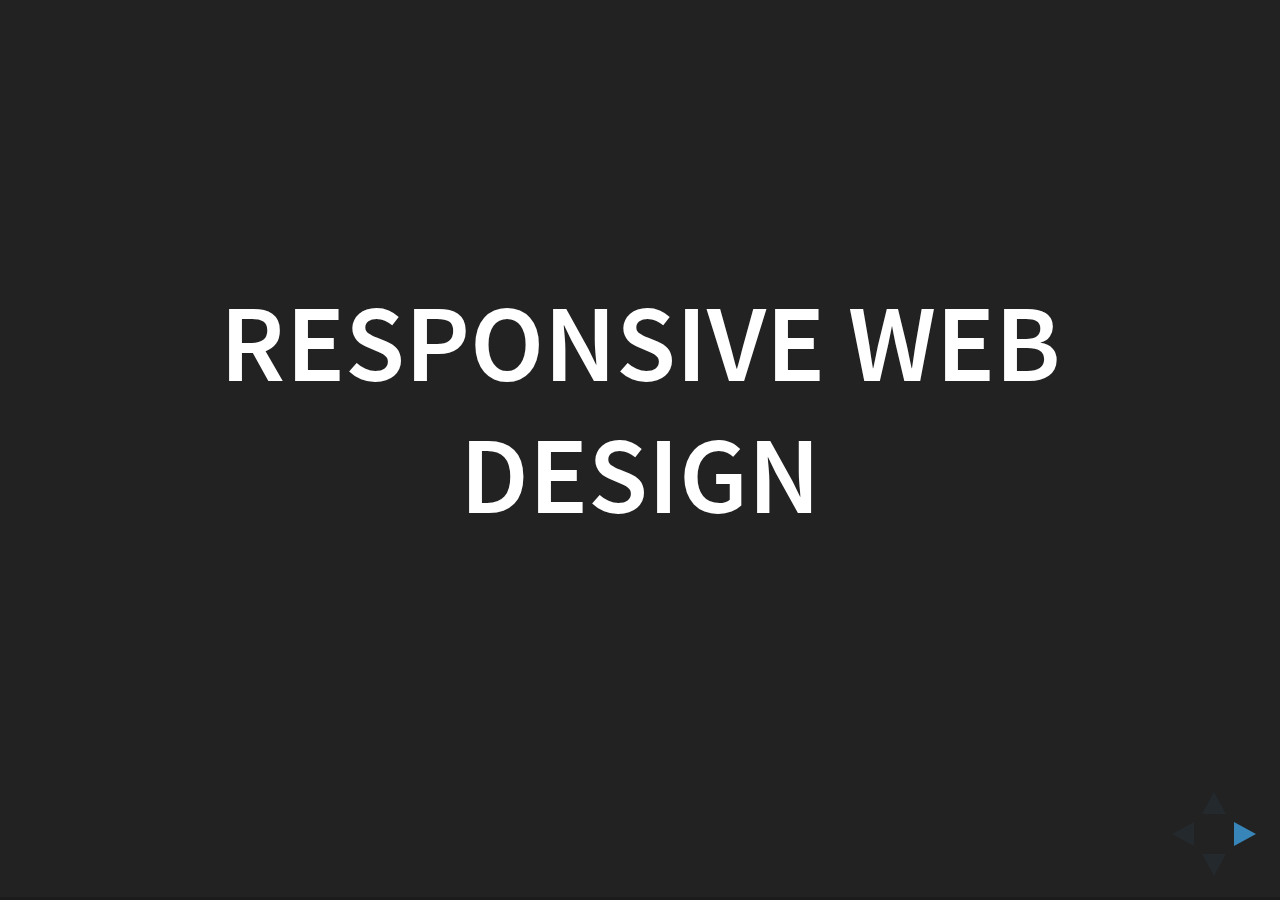
<file: index.html>
<!doctype html>
<html lang="en">

	<head>
		<meta charset="utf-8">

		<title>Responsive Web Design</title>

		<meta name="description" content="A framework for easily creating beautiful presentations using HTML">
		<meta name="author" content="Josh Bebbington">

		<meta name="apple-mobile-web-app-capable" content="yes" />
		<meta name="apple-mobile-web-app-status-bar-style" content="black-translucent" />

		<meta name="viewport" content="width=device-width, initial-scale=1.0, maximum-scale=1.0, user-scalable=no, minimal-ui">

		<link rel="stylesheet" href="css/reveal.css">
		<link rel="stylesheet" href="css/theme/black.css" id="theme">

		<!-- Code syntax highlighting -->
		<link rel="stylesheet" href="lib/css/zenburn.css">

		<!-- Printing and PDF exports -->
		<script>
			var link = document.createElement( 'link' );
			link.rel = 'stylesheet';
			link.type = 'text/css';
			link.href = window.location.search.match( /print-pdf/gi ) ? 'css/print/pdf.css' : 'css/print/paper.css';
			document.getElementsByTagName( 'head' )[0].appendChild( link );
		</script>

		<!--[if lt IE 9]>
		<script src="lib/js/html5shiv.js"></script>
		<![endif]-->
	</head>

	<body>

		<div class="reveal">

			<!-- Any section element inside of this container is displayed as a slide -->
			<div class="slides">

				<section>
					<h1>Responsive Web Design</h1>
				</section>

				<section>
					<h2>Why use RWD?</h2>
					<ul>
						<li>Phones</li>
						<li>Tablets</li>
						<li>'Phablets'</li>
						<li>Laptops</li>
						<li>Desktops</li>
						<li>Wearables</li>
					</ul>
				</section>

				<section>
					<img src="images/hackernews.png" width="320px">
					<img src="images/bad-phone-size.png" width="320px" style="margin-left: 10%;">
				</section>

				<section> 
					<img src="images/github.png" width="320px">
					<img src="images/good-phone-size.png" width="320px" style="margin-left: 10%;">
				</section>

				<section id="fragments">
					<h2>How do you do it?</h2>
					<ul>
						<li class="fragment">Use relative measurements instead of px</li>
						<li class="fragment">Set up the viewport</li>
						<li class="fragment">Add breakpoints to your CSS</li>
					</ul>
				</section>

				<section>
					<section>
						<h2>Relative measurements</h2>
						<pre><code data-trim>
.container {
  width: 800px;
}

img {
  max-width: 250px;
  height: 100px;
}
</code>
						</pre>
					</section>

					<section>
						<h2>Relative measurements</h2>
						<pre>
							<code data-trim>
.container {
  width: 80%;
}

img {
  width: 10em;
  height: 10em;
}
						  </code>
						</pre>
					</section>
				</section>

				<section>
				  <h2>Set up the viewport</h2>
          <pre>
            <code data-trim>
                <meta name="viewport" content="width=device-width, initial-scale=1">
            </code>
          </pre>
          <ul>
            <li><strong>meta</strong> - Describes some aspect of the contents of a page</li>
            <li><strong>viewport</strong> - Instructions for the browser to render content dependent on the screen size</li>
            <li><strong>width=device-width, initial-scale=1</strong> - The browser will render the screen in device independent pixels
          </ul>
				</section>

        <section>
          <h2>Add breakpoints to your CSS</h2>
          <pre>
            <code data-trim>
@media screen and (max-width: 320px) {
  /* CSS styles for phones go here */
}
            </code>
          </pre>
          <ul>
            <li><strong>@media screen</strong> - Media query that only applies to screens</li>
            <li><strong>(max-width: 320px)</strong> - Styles will only apply when the viewport is less than 320px wide</li>
          </ul>
        </section>

        <section>
          <h2>Good Practises</h2>
          <ul>
            <li>Breakpoints should be decided by <em>content</em>, not by <em>device</em></li>
            <li>Start from the smallest screen size, and work up from there, adding breakpoints as appropriate</li>
            <li>Ideal line length for text is 70-80 characters</li>
          </ul>
        </section>

				<section>
					Thermostat Demo
				</section>

				

			</div>

		</div>

		<script src="lib/js/head.min.js"></script>
		<script src="js/reveal.js"></script>

		<script>

			// Full list of configuration options available at:
			// https://github.com/hakimel/reveal.js#configuration
			Reveal.initialize({
				controls: true,
				progress: true,
				history: true,
				center: true,

				transition: 'slide', // none/fade/slide/convex/concave/zoom

				// Optional reveal.js plugins
				dependencies: [
					{ src: 'lib/js/classList.js', condition: function() { return !document.body.classList; } },
					{ src: 'plugin/markdown/marked.js', condition: function() { return !!document.querySelector( '[data-markdown]' ); } },
					{ src: 'plugin/markdown/markdown.js', condition: function() { return !!document.querySelector( '[data-markdown]' ); } },
					{ src: 'plugin/highlight/highlight.js', async: true, condition: function() { return !!document.querySelector( 'pre code' ); }, callback: function() { hljs.initHighlightingOnLoad(); } },
					{ src: 'plugin/zoom-js/zoom.js', async: true },
					{ src: 'plugin/notes/notes.js', async: true }
				]
			});

		</script>

	</body>
</html>
</file>
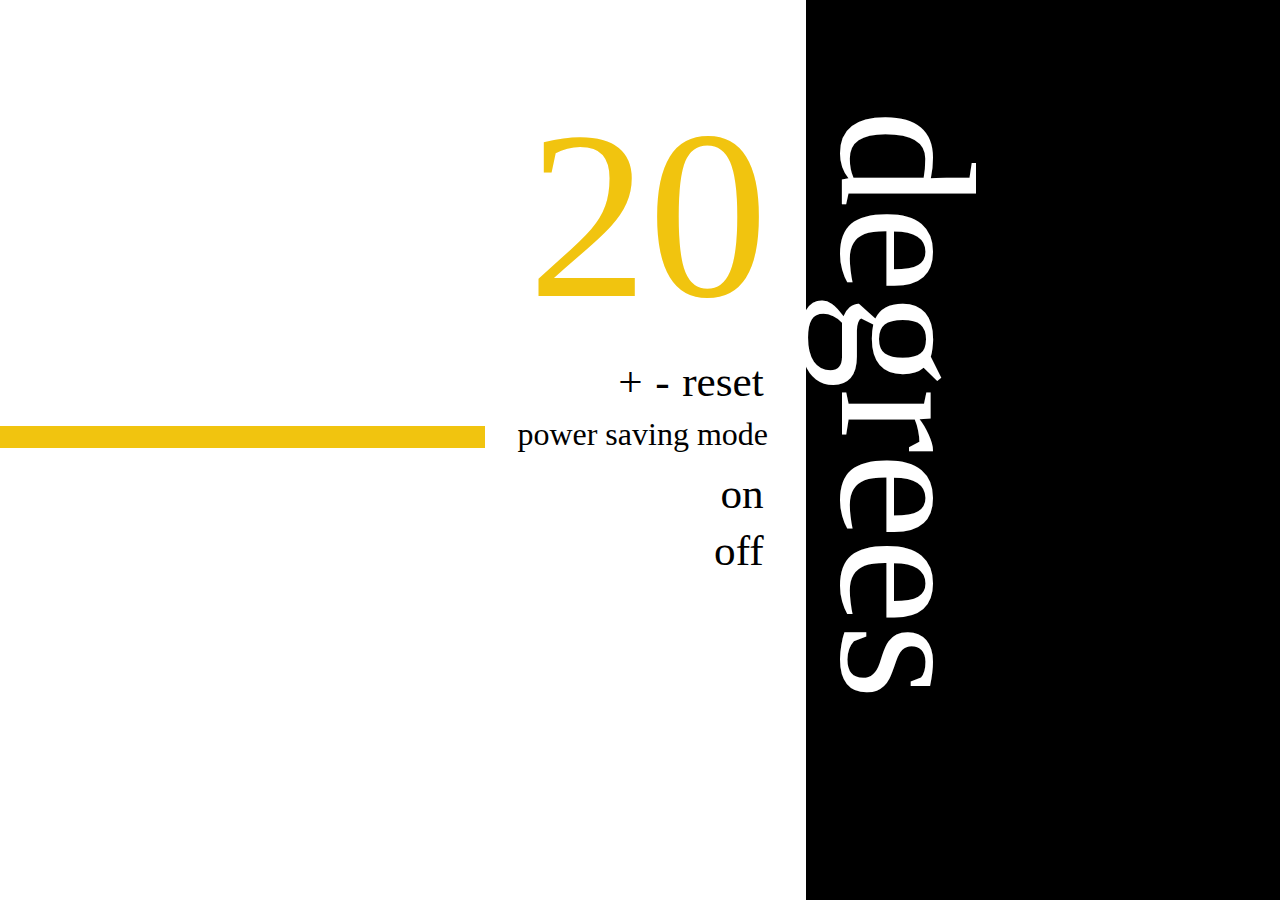
<file: thermostat-after/index.html>
<!DOCTYPE html>
<html>
  <head>
    <link href="css/stylesheet.css" rel="stylesheet" type="text/css">
    <meta name="viewport" content="width=display-width, initial-scale=1">
  </head>
  <body>
    <section class="left-col">
      <section class="display">

        <span id="temperature">20</span>

        <span id="sml-screen-degrees">degrees</span>

        <section class="temperature-buttons">
          <button id="increase-temp">+</button>
          <button id="decrease-temp">-</button>
          <button id="reset">reset</button>
        </section>

        <section class="power-saving-mode">
          <span id="psm-label">power saving mode</span>
        </section>

        <section class="power-saving-buttons">
          <p><button id="on">on</button></p>
          <p><button id="off">off</button></p>
        </section>

      </section>
    </section>

    <section class="right-col">
      <img src="assets/degrees.svg" class="rotated-text">
    </section>
  </body>
</html>
</file>
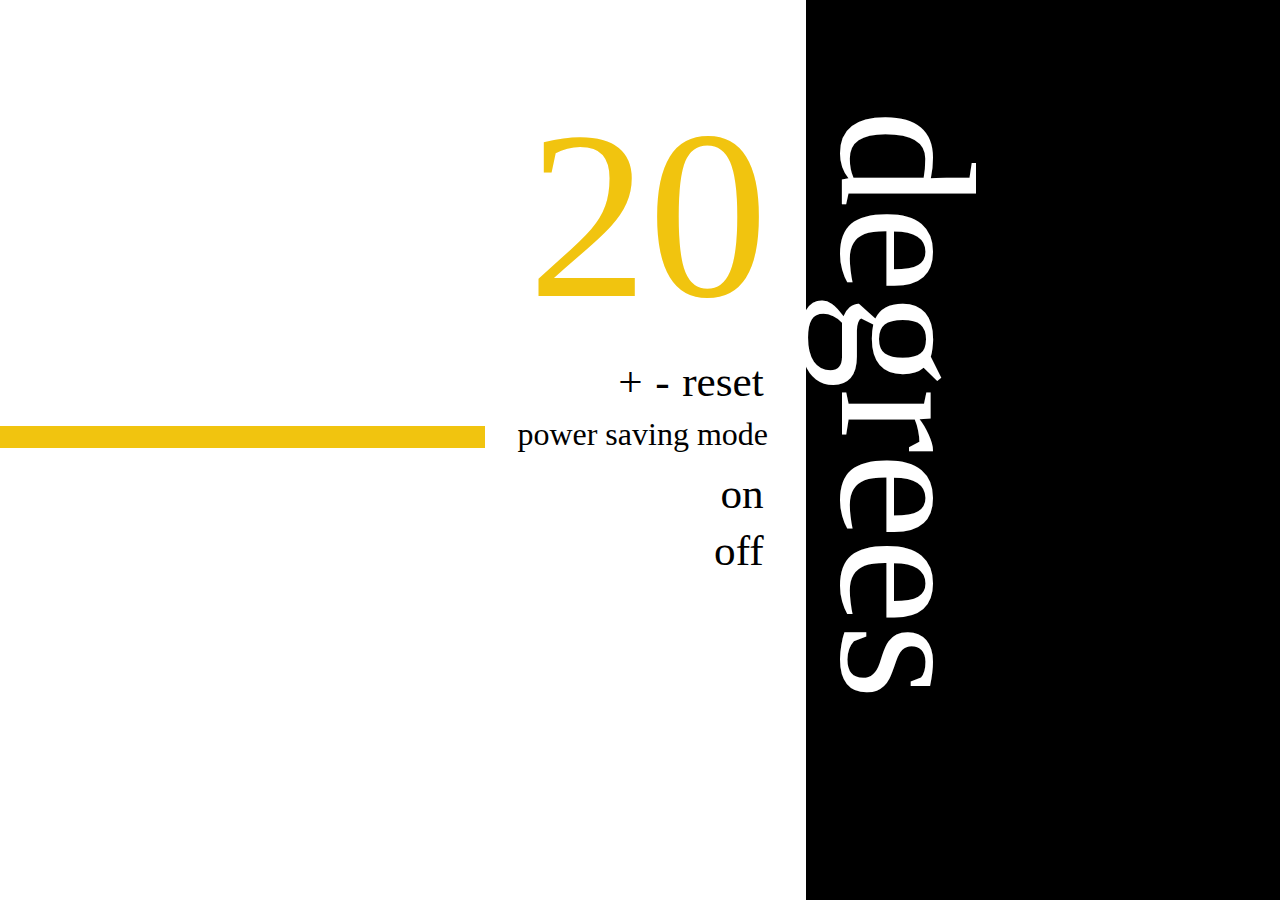
<file: thermostat-before/index.html>
<!DOCTYPE html>
<html>
  <head>
    <link href="css/stylesheet.css" rel="stylesheet" type="text/css">
  </head>
  <body>
    <section class="left-col">
      <section class="display">

        <span id="temperature">20</span>

        <section class="temperature-buttons">
          <button id="increase-temp">+</button>
          <button id="decrease-temp">-</button>
          <button id="reset">reset</button>
        </section>

        <section class="power-saving-mode">
          <span id="psm-label">power saving mode</span>
        </section>

        <section class="power-saving-buttons">
          <p><button id="on">on</button></p>
          <p><button id="off">off</button></p>
        </section>

      </section>
    </section>

    <section class="right-col">
      <img src="assets/degrees.svg" class="rotated-text">
    </section>
  </body>
</html>
</file>
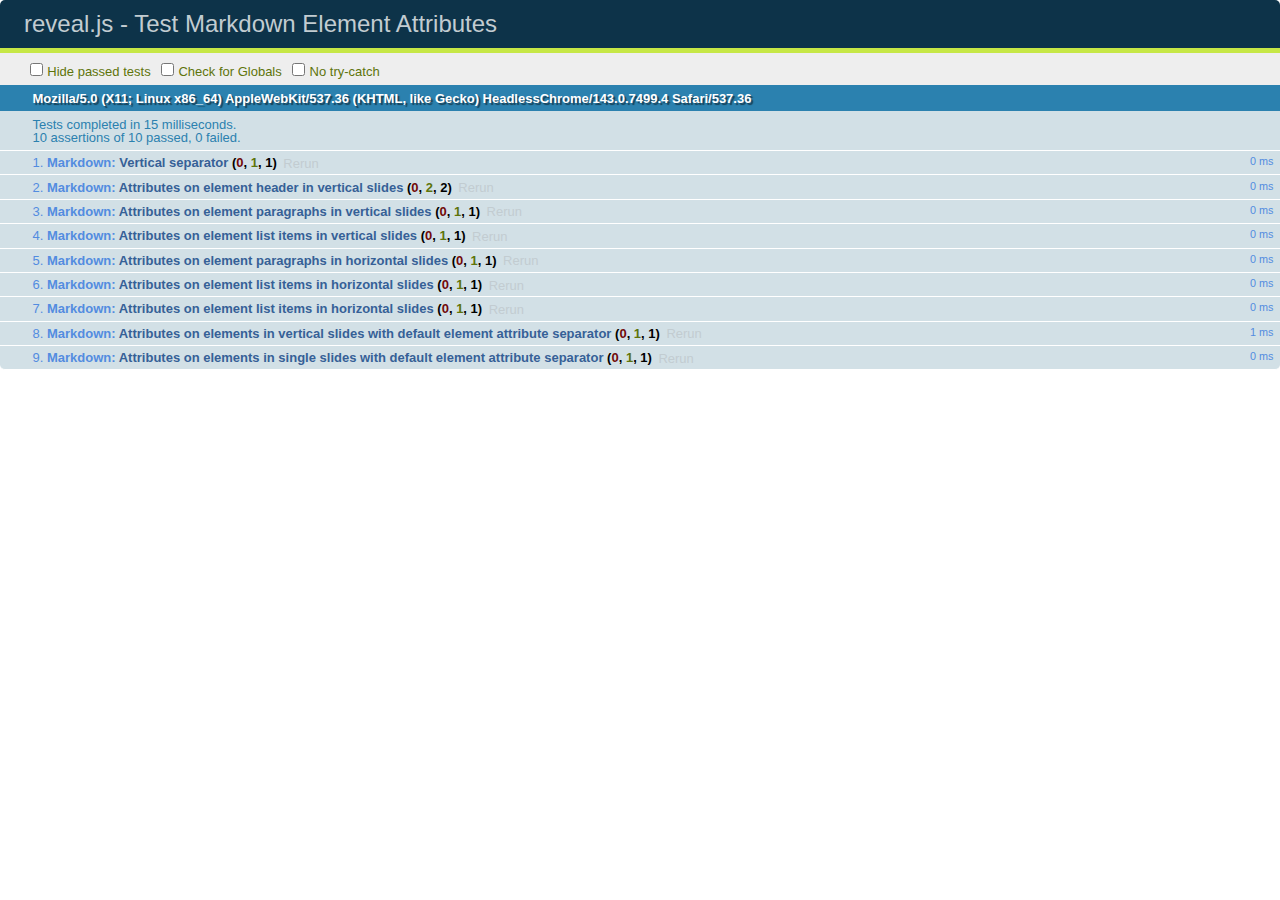
<file: test/test-markdown-element-attributes.html>
<!doctype html>
<html lang="en">

	<head>
		<meta charset="utf-8">

		<title>reveal.js - Test Markdown Element Attributes</title>

		<link rel="stylesheet" href="../css/reveal.css">
		<link rel="stylesheet" href="qunit-1.12.0.css">
	</head>

	<body style="overflow: auto;">

		<div id="qunit"></div>
		<div id="qunit-fixture"></div>

		<div class="reveal" style="display: none;">

			<div class="slides">

				<!-- <section data-markdown="example.md" data-separator="^\n\n\n" data-separator-vertical="^\n\n"></section> -->

				<!-- Slides are separated by newline + three dashes + newline, vertical slides identical but two dashes -->
				<section data-markdown data-separator="^\n---\n$" data-separator-vertical="^\n--\n$" data-element-attributes="{_\s*?([^}]+?)}">>
					<script type="text/template">
						## Slide 1.1
						<!-- {_class="fragment fade-out" data-fragment-index="1"} -->

						--

						## Slide 1.2
						<!-- {_class="fragment shrink"} -->

						Paragraph 1
						<!-- {_class="fragment grow"} -->

						Paragraph 2
						<!-- {_class="fragment grow"} -->

						- list item 1 <!-- {_class="fragment roll-in"} -->
						- list item 2 <!-- {_class="fragment roll-in"} -->
						- list item 3 <!-- {_class="fragment roll-in"} -->


						---

						## Slide 2


						Paragraph 1.2  
						multi-line <!-- {_class="fragment highlight-red"} -->

						Paragraph 2.2 <!-- {_class="fragment highlight-red"} -->

						Paragraph 2.3 <!-- {_class="fragment highlight-red"} -->

						Paragraph 2.4 <!-- {_class="fragment highlight-red"} -->

						- list item 1 <!-- {_class="fragment highlight-green"} -->
						- list item 2<!-- {_class="fragment highlight-green"} -->
						- list item 3<!-- {_class="fragment highlight-green"} -->
						- list item 4
						<!-- {_class="fragment highlight-green"} -->
						- list item 5<!-- {_class="fragment highlight-green"} -->

						Test

						![Example Picture](examples/assets/image2.png)
						<!-- {_class="reveal stretch"} -->

					</script>
				</section>



				<section 	data-markdown data-separator="^\n\n\n"
									data-separator-vertical="^\n\n"
									data-separator-notes="^Note:"
									data-charset="utf-8">
					<script type="text/template">
						# Test attributes in Markdown with default separator
						## Slide 1 Def <!-- .element: class="fragment highlight-red" data-fragment-index="1" -->


						## Slide 2 Def
						<!-- .element: class="fragment highlight-red" -->

					</script>
				</section>

				<section data-markdown>
				  <script type="text/template">
					## Hello world
					A paragraph
					<!-- .element: class="fragment highlight-blue" -->
				  </script>
				</section>

				<section data-markdown>
				  <script type="text/template">
					## Hello world

					Multiple  
					Line
					<!-- .element: class="fragment highlight-blue" -->
				  </script>
				</section>

				<section data-markdown>
				  <script type="text/template">
					## Hello world

					Test<!-- .element: class="fragment highlight-blue" -->

					More Test
				  </script>
				</section>


			</div>

		</div>

		<script src="../lib/js/head.min.js"></script>
		<script src="../js/reveal.js"></script>
		<script src="../plugin/markdown/marked.js"></script>
		<script src="../plugin/markdown/markdown.js"></script>
		<script src="qunit-1.12.0.js"></script>

		<script src="test-markdown-element-attributes.js"></script>

	</body>
</html>
</file>
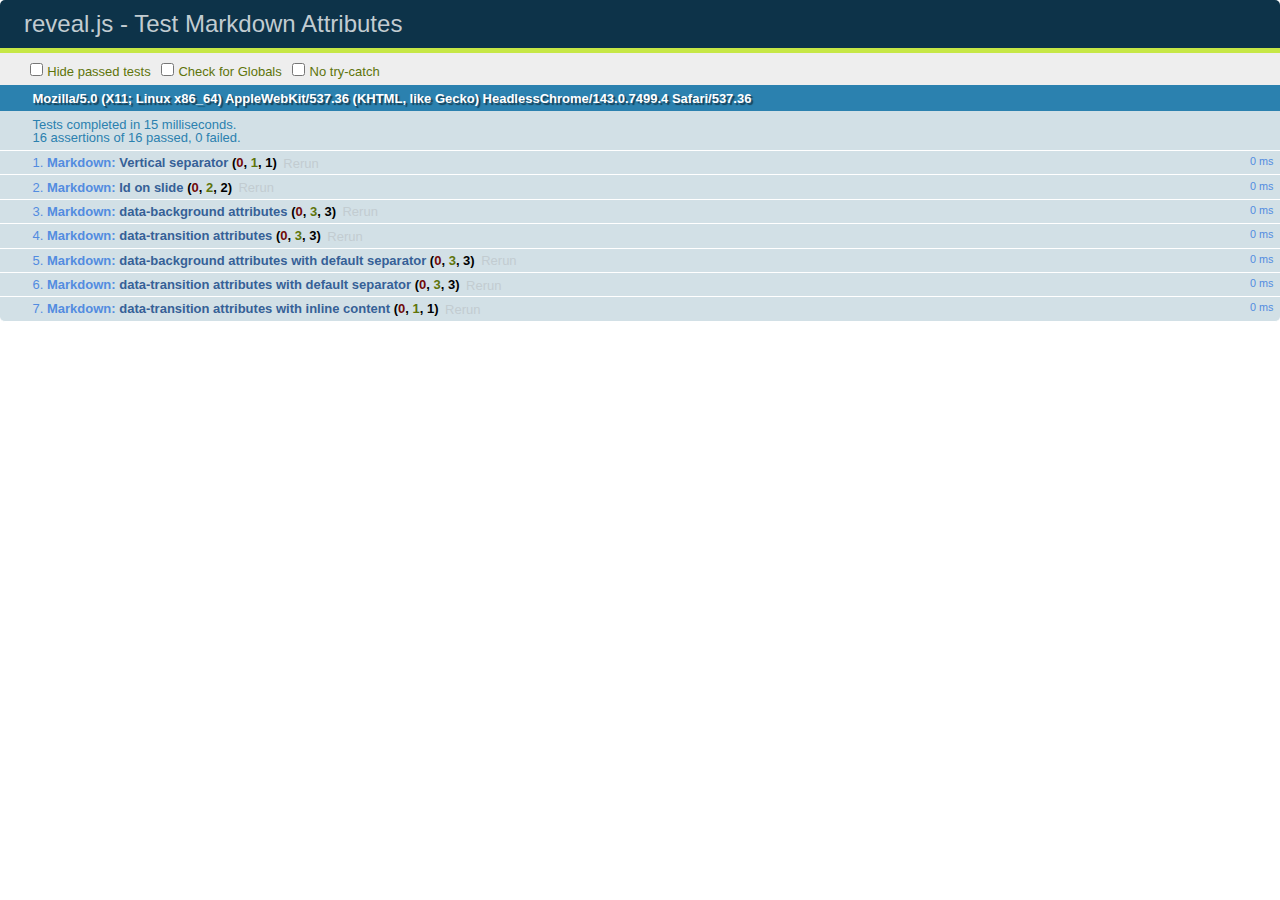
<file: test/test-markdown-slide-attributes.html>
<!doctype html>
<html lang="en">

	<head>
		<meta charset="utf-8">

		<title>reveal.js - Test Markdown Attributes</title>

		<link rel="stylesheet" href="../css/reveal.css">
		<link rel="stylesheet" href="qunit-1.12.0.css">
	</head>

	<body style="overflow: auto;">

		<div id="qunit"></div>
		<div id="qunit-fixture"></div>

		<div class="reveal" style="display: none;">

			<div class="slides">

				<!-- <section data-markdown="example.md" data-separator="^\n\n\n" data-separator-vertical="^\n\n"></section> -->

				<!-- Slides are separated by three lines, vertical slides by two lines, attributes are one any line starting with (spaces and) two dashes -->
				<section 	data-markdown data-separator="^\n\n\n"
									data-separator-vertical="^\n\n"
									data-separator-notes="^Note:"
									data-attributes="--\s(.*?)$"
									data-charset="utf-8">
					<script type="text/template">
						# Test attributes in Markdown
						## Slide 1



						## Slide 2
						<!-- -- id="slide2" data-transition="zoom" data-background="#A0C66B" -->


						## Slide 2.1
						<!-- -- data-background="#ff0000" data-transition="fade" -->


						## Slide 2.2
						[Link to Slide2](#/slide2)



						## Slide 3
						<!-- -- data-transition="zoom" data-background="#C6916B" -->



						## Slide 4
					</script>
				</section>

				<section 	data-markdown data-separator="^\n\n\n"
									data-separator-vertical="^\n\n"
									data-separator-notes="^Note:"
									data-charset="utf-8">
					<script type="text/template">
						# Test attributes in Markdown with default separator
						## Slide 1 Def



						## Slide 2 Def
						<!-- .slide: id="slide2def" data-transition="concave" data-background="#A7C66B" -->


						## Slide 2.1 Def
						<!-- .slide: data-background="#f70000" data-transition="page" -->


						## Slide 2.2 Def
						[Link to Slide2](#/slide2def)



						## Slide 3 Def
						<!-- .slide: data-transition="concave" data-background="#C7916B" -->



						## Slide 4
					</script>
				</section>

				<section data-markdown>
					<script type="text/template">
						<!-- .slide: data-background="#ff0000" -->
						## Hello world
					</script>
				</section>

				<section data-markdown>
					<script type="text/template">
						## Hello world
						<!-- .slide: data-background="#ff0000" -->
					</script>
				</section>

				<section data-markdown>
					<script type="text/template">
						## Hello world

						Test
						<!-- .slide: data-background="#ff0000" -->

						More Test
					</script>
				</section>

			</div>

		</div>

		<script src="../lib/js/head.min.js"></script>
		<script src="../js/reveal.js"></script>
		<script src="../plugin/markdown/marked.js"></script>
		<script src="../plugin/markdown/markdown.js"></script>
		<script src="qunit-1.12.0.js"></script>

		<script src="test-markdown-slide-attributes.js"></script>

	</body>
</html>
</file>
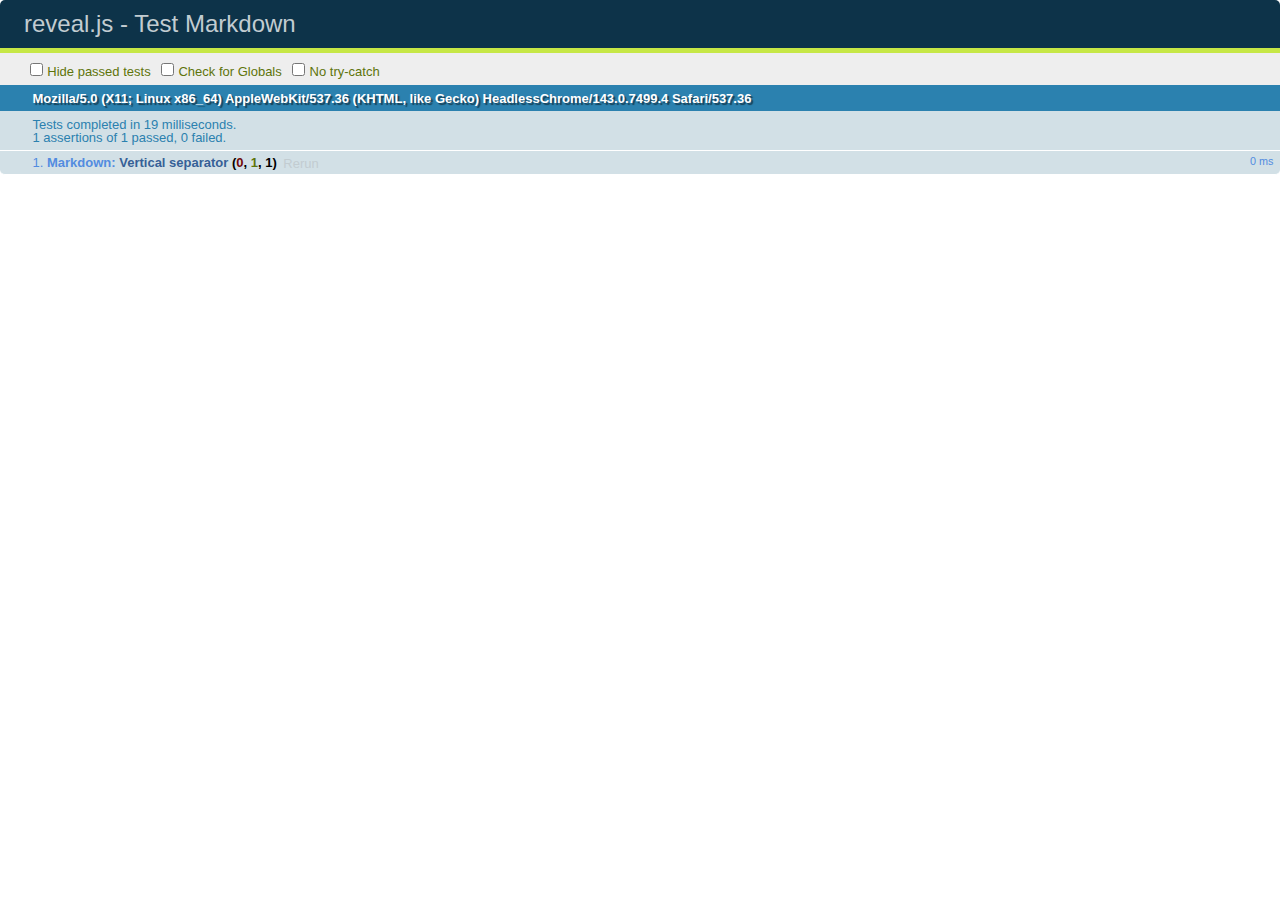
<file: test/test-markdown.html>
<!doctype html>
<html lang="en">

	<head>
		<meta charset="utf-8">

		<title>reveal.js - Test Markdown</title>

		<link rel="stylesheet" href="../css/reveal.css">
		<link rel="stylesheet" href="qunit-1.12.0.css">
	</head>

	<body style="overflow: auto;">

		<div id="qunit"></div>
  		<div id="qunit-fixture"></div>

		<div class="reveal" style="display: none;">

			<div class="slides">

				<!-- <section data-markdown="example.md" data-separator="^\n\n\n" data-separator-vertical="^\n\n"></section> -->

				<!-- Slides are separated by newline + three dashes + newline, vertical slides identical but two dashes -->
				<section data-markdown data-separator="^\n---\n$" data-separator-vertical="^\n--\n$">
					<script type="text/template">
						## Slide 1.1

						--

						## Slide 1.2

						---

						## Slide 2
					</script>
				</section>

			</div>

		</div>

		<script src="../lib/js/head.min.js"></script>
		<script src="../js/reveal.js"></script>
		<script src="../plugin/markdown/marked.js"></script>
		<script src="../plugin/markdown/markdown.js"></script>
		<script src="qunit-1.12.0.js"></script>

		<script src="test-markdown.js"></script>

	</body>
</html>
</file>
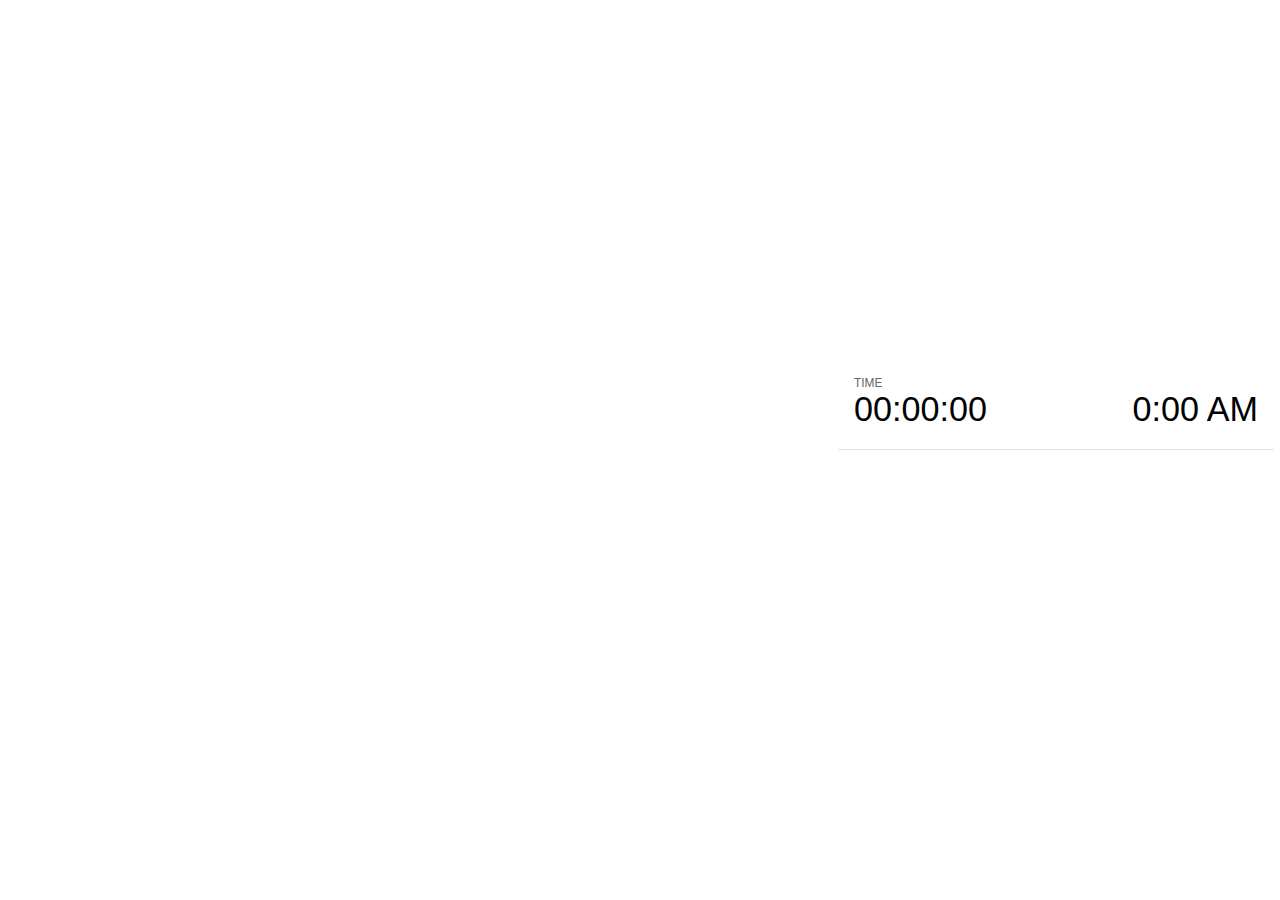
<file: plugin/notes/notes.html>
<!doctype html>
<html lang="en">
	<head>
		<meta charset="utf-8">

		<title>reveal.js - Slide Notes</title>

		<style>
			body {
				font-family: Helvetica;
			}

			#current-slide,
			#upcoming-slide,
			#speaker-controls {
				padding: 6px;
				box-sizing: border-box;
				-moz-box-sizing: border-box;
			}

			#current-slide iframe,
			#upcoming-slide iframe {
				width: 100%;
				height: 100%;
				border: 1px solid #ddd;
			}

			#current-slide .label,
			#upcoming-slide .label {
				position: absolute;
				top: 10px;
				left: 10px;
				font-weight: bold;
				font-size: 14px;
				z-index: 2;
				color: rgba( 255, 255, 255, 0.9 );
			}

			#current-slide {
				position: absolute;
				width: 65%;
				height: 100%;
				top: 0;
				left: 0;
				padding-right: 0;
			}

			#upcoming-slide {
				position: absolute;
				width: 35%;
				height: 40%;
				right: 0;
				top: 0;
			}

			#speaker-controls {
				position: absolute;
				top: 40%;
				right: 0;
				width: 35%;
				height: 60%;
				overflow: auto;

				font-size: 18px;
			}

				.speaker-controls-time.hidden,
				.speaker-controls-notes.hidden {
					display: none;
				}

				.speaker-controls-time .label,
				.speaker-controls-notes .label {
					text-transform: uppercase;
					font-weight: normal;
					font-size: 0.66em;
					color: #666;
					margin: 0;
				}

				.speaker-controls-time {
					border-bottom: 1px solid rgba( 200, 200, 200, 0.5 );
					margin-bottom: 10px;
					padding: 10px 16px;
					padding-bottom: 20px;
					cursor: pointer;
				}

				.speaker-controls-time .reset-button {
					opacity: 0;
					float: right;
					color: #666;
					text-decoration: none;
				}
				.speaker-controls-time:hover .reset-button {
					opacity: 1;
				}

				.speaker-controls-time .timer,
				.speaker-controls-time .clock {
					width: 50%;
					font-size: 1.9em;
				}

				.speaker-controls-time .timer {
					float: left;
				}

				.speaker-controls-time .clock {
					float: right;
					text-align: right;
				}

				.speaker-controls-time span.mute {
					color: #bbb;
				}

				.speaker-controls-notes {
					padding: 10px 16px;
				}

				.speaker-controls-notes .value {
					margin-top: 5px;
					line-height: 1.4;
					font-size: 1.2em;
				}

			.clear {
				clear: both;
			}

			@media screen and (max-width: 1080px) {
				#speaker-controls {
					font-size: 16px;
				}
			}

			@media screen and (max-width: 900px) {
				#speaker-controls {
					font-size: 14px;
				}
			}

			@media screen and (max-width: 800px) {
				#speaker-controls {
					font-size: 12px;
				}
			}

		</style>
	</head>

	<body>

		<div id="current-slide"></div>
		<div id="upcoming-slide"><span class="label">UPCOMING:</span></div>
		<div id="speaker-controls">
			<div class="speaker-controls-time">
				<h4 class="label">Time <span class="reset-button">Click to Reset</span></h4>
				<div class="clock">
					<span class="clock-value">0:00 AM</span>
				</div>
				<div class="timer">
					<span class="hours-value">00</span><span class="minutes-value">:00</span><span class="seconds-value">:00</span>
				</div>
				<div class="clear"></div>
			</div>

			<div class="speaker-controls-notes hidden">
				<h4 class="label">Notes</h4>
				<div class="value"></div>
			</div>
		</div>

		<script src="../../plugin/markdown/marked.js"></script>
		<script>

			(function() {

				var notes,
					notesValue,
					currentState,
					currentSlide,
					upcomingSlide,
					connected = false;

				window.addEventListener( 'message', function( event ) {

					var data = JSON.parse( event.data );

					// Messages sent by the notes plugin inside of the main window
					if( data && data.namespace === 'reveal-notes' ) {
						if( data.type === 'connect' ) {
							handleConnectMessage( data );
						}
						else if( data.type === 'state' ) {
							handleStateMessage( data );
						}
					}
					// Messages sent by the reveal.js inside of the current slide preview
					else if( data && data.namespace === 'reveal' ) {
						if( /ready/.test( data.eventName ) ) {
							// Send a message back to notify that the handshake is complete
							window.opener.postMessage( JSON.stringify({ namespace: 'reveal-notes', type: 'connected'} ), '*' );
						}
						else if( /slidechanged|fragmentshown|fragmenthidden|overviewshown|overviewhidden|paused|resumed/.test( data.eventName ) && currentState !== JSON.stringify( data.state ) ) {
							window.opener.postMessage( JSON.stringify({ method: 'setState', args: [ data.state ]} ), '*' );
						}
					}

				} );

				/**
				 * Called when the main window is trying to establish a
				 * connection.
				 */
				function handleConnectMessage( data ) {

					if( connected === false ) {
						connected = true;

						setupIframes( data );
						setupKeyboard();
						setupNotes();
						setupTimer();
					}

				}

				/**
				 * Called when the main window sends an updated state.
				 */
				function handleStateMessage( data ) {

					// Store the most recently set state to avoid circular loops
					// applying the same state
					currentState = JSON.stringify( data.state );

					// No need for updating the notes in case of fragment changes
					if ( data.notes ) {
						notes.classList.remove( 'hidden' );
						if( data.markdown ) {
							notesValue.innerHTML = marked( data.notes );
						}
						else {
							notesValue.innerHTML = data.notes;
						}
					}
					else {
						notes.classList.add( 'hidden' );
					}

					// Update the note slides
					currentSlide.contentWindow.postMessage( JSON.stringify({ method: 'setState', args: [ data.state ] }), '*' );
					upcomingSlide.contentWindow.postMessage( JSON.stringify({ method: 'setState', args: [ data.state ] }), '*' );
					upcomingSlide.contentWindow.postMessage( JSON.stringify({ method: 'next' }), '*' );

				}

				// Limit to max one state update per X ms
				handleStateMessage = debounce( handleStateMessage, 200 );

				/**
				 * Forward keyboard events to the current slide window.
				 * This enables keyboard events to work even if focus
				 * isn't set on the current slide iframe.
				 */
				function setupKeyboard() {

					document.addEventListener( 'keydown', function( event ) {
						currentSlide.contentWindow.postMessage( JSON.stringify({ method: 'triggerKey', args: [ event.keyCode ] }), '*' );
					} );

				}

				/**
				 * Creates the preview iframes.
				 */
				function setupIframes( data ) {

					var params = [
						'receiver',
						'progress=false',
						'history=false',
						'transition=none',
						'autoSlide=0',
						'backgroundTransition=none'
					].join( '&' );

					var hash = '#/' + data.state.indexh + '/' + data.state.indexv;
					var currentURL = data.url + '?' + params + '&postMessageEvents=true' + hash;
					var upcomingURL = data.url + '?' + params + '&controls=false' + hash;

					currentSlide = document.createElement( 'iframe' );
					currentSlide.setAttribute( 'width', 1280 );
					currentSlide.setAttribute( 'height', 1024 );
					currentSlide.setAttribute( 'src', currentURL );
					document.querySelector( '#current-slide' ).appendChild( currentSlide );

					upcomingSlide = document.createElement( 'iframe' );
					upcomingSlide.setAttribute( 'width', 640 );
					upcomingSlide.setAttribute( 'height', 512 );
					upcomingSlide.setAttribute( 'src', upcomingURL );
					document.querySelector( '#upcoming-slide' ).appendChild( upcomingSlide );

				}

				/**
				 * Setup the notes UI.
				 */
				function setupNotes() {

					notes = document.querySelector( '.speaker-controls-notes' );
					notesValue = document.querySelector( '.speaker-controls-notes .value' );

				}

				/**
				 * Create the timer and clock and start updating them
				 * at an interval.
				 */
				function setupTimer() {

					var start = new Date(),
						timeEl = document.querySelector( '.speaker-controls-time' ),
						clockEl = timeEl.querySelector( '.clock-value' ),
						hoursEl = timeEl.querySelector( '.hours-value' ),
						minutesEl = timeEl.querySelector( '.minutes-value' ),
						secondsEl = timeEl.querySelector( '.seconds-value' );

					function _updateTimer() {

						var diff, hours, minutes, seconds,
							now = new Date();

						diff = now.getTime() - start.getTime();
						hours = Math.floor( diff / ( 1000 * 60 * 60 ) );
						minutes = Math.floor( ( diff / ( 1000 * 60 ) ) % 60 );
						seconds = Math.floor( ( diff / 1000 ) % 60 );

						clockEl.innerHTML = now.toLocaleTimeString( 'en-US', { hour12: true, hour: '2-digit', minute:'2-digit' } );
						hoursEl.innerHTML = zeroPadInteger( hours );
						hoursEl.className = hours > 0 ? '' : 'mute';
						minutesEl.innerHTML = ':' + zeroPadInteger( minutes );
						minutesEl.className = minutes > 0 ? '' : 'mute';
						secondsEl.innerHTML = ':' + zeroPadInteger( seconds );

					}

					// Update once directly
					_updateTimer();

					// Then update every second
					setInterval( _updateTimer, 1000 );

					timeEl.addEventListener( 'click', function() {
						start = new Date();
						_updateTimer();
						return false;
					} );

				}

				function zeroPadInteger( num ) {

					var str = '00' + parseInt( num );
					return str.substring( str.length - 2 );

				}

				/**
				 * Limits the frequency at which a function can be called.
				 */
				function debounce( fn, ms ) {

					var lastTime = 0,
						timeout;

					return function() {

						var args = arguments;
						var context = this;

						clearTimeout( timeout );

						var timeSinceLastCall = Date.now() - lastTime;
						if( timeSinceLastCall > ms ) {
							fn.apply( context, args );
							lastTime = Date.now();
						}
						else {
							timeout = setTimeout( function() {
								fn.apply( context, args );
								lastTime = Date.now();
							}, ms - timeSinceLastCall );
						}

					}

				}

			})();

		</script>
	</body>
</html>
</file>
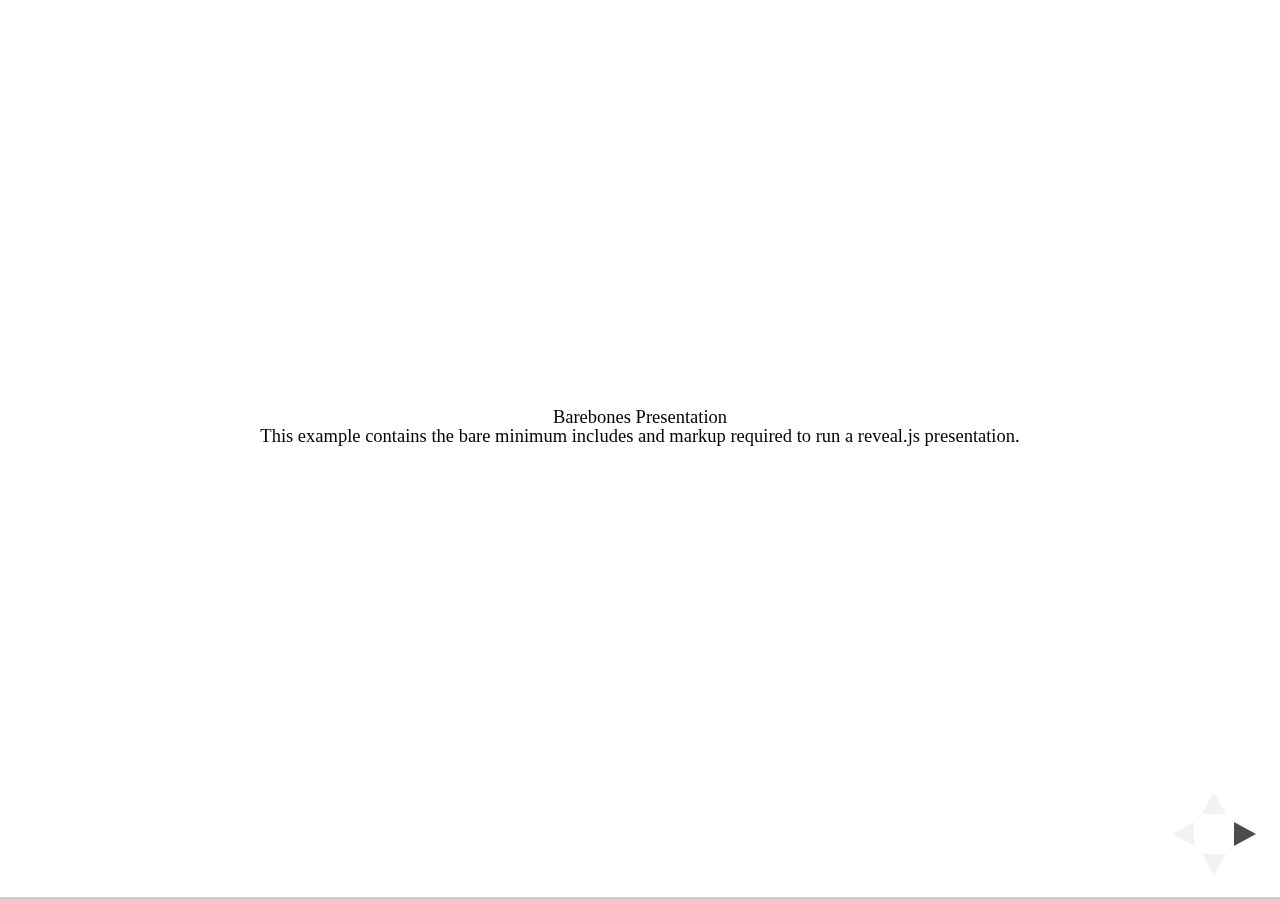
<file: test/examples/barebones.html>
<!doctype html>
<html lang="en">

	<head>
		<meta charset="utf-8">

		<title>reveal.js - Barebones</title>

		<link rel="stylesheet" href="../../css/reveal.css">
	</head>

	<body>

		<div class="reveal">

			<div class="slides">

				<section>
					<h2>Barebones Presentation</h2>
					<p>This example contains the bare minimum includes and markup required to run a reveal.js presentation.</p>
				</section>

				<section>
					<h2>No Theme</h2>
					<p>There's no theme included, so it will fall back on browser defaults.</p>
				</section>

			</div>

		</div>

		<script src="../../js/reveal.js"></script>

		<script>

			Reveal.initialize();

		</script>

	</body>
</html>
</file>
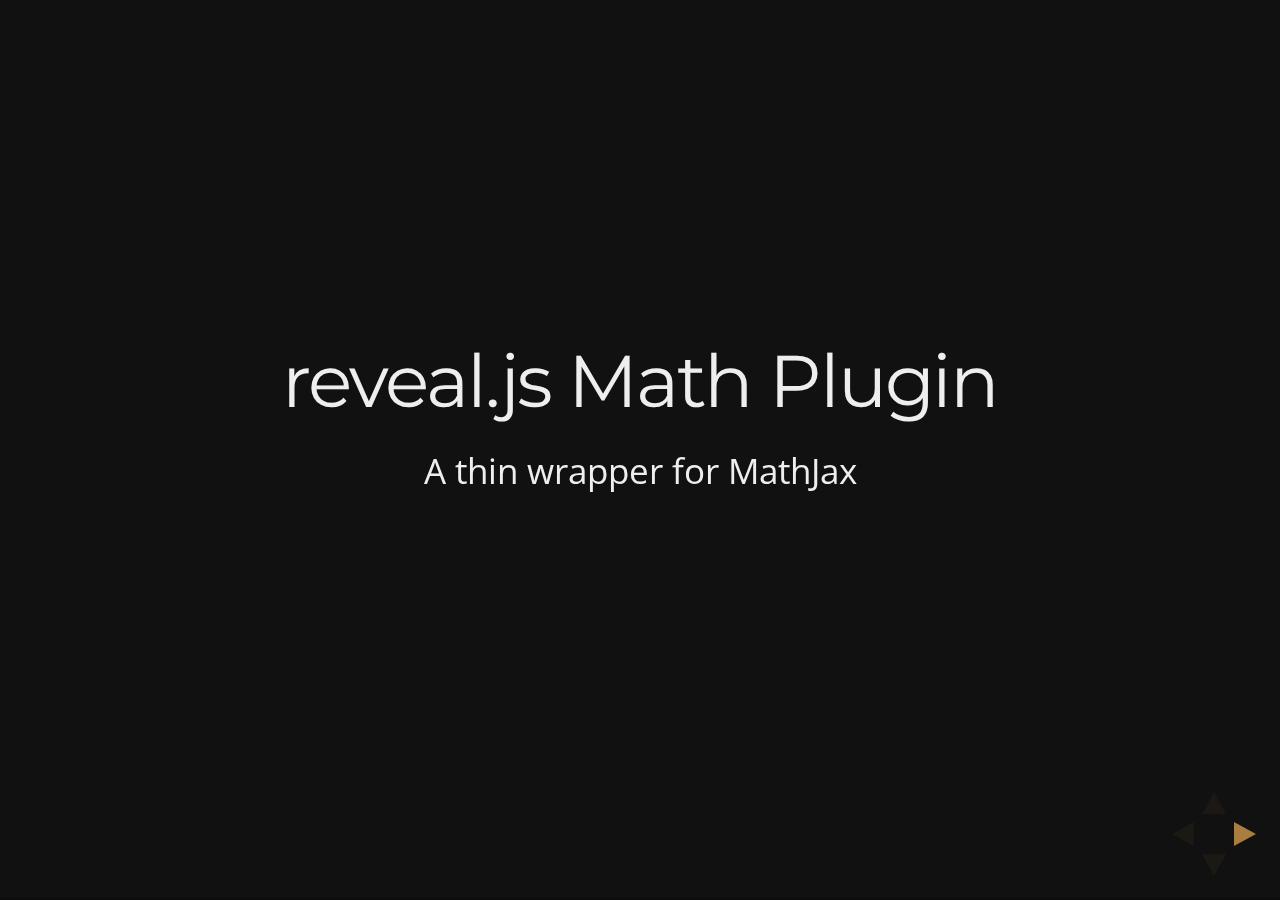
<file: test/examples/math.html>
<!doctype html>
<html lang="en">

	<head>
		<meta charset="utf-8">

		<title>reveal.js - Math Plugin</title>

		<meta name="viewport" content="width=device-width, initial-scale=1.0, maximum-scale=1.0, user-scalable=no">

		<link rel="stylesheet" href="../../css/reveal.css">
		<link rel="stylesheet" href="../../css/theme/night.css" id="theme">
	</head>

	<body>

		<div class="reveal">

			<div class="slides">

				<section>
					<h2>reveal.js Math Plugin</h2>
					<p>A thin wrapper for MathJax</p>
				</section>

				<section>
					<h3>The Lorenz Equations</h3>

					\[\begin{aligned}
					\dot{x} &amp; = \sigma(y-x) \\
					\dot{y} &amp; = \rho x - y - xz \\
					\dot{z} &amp; = -\beta z + xy
					\end{aligned} \]
				</section>

				<section>
					<h3>The Cauchy-Schwarz Inequality</h3>

					<script type="math/tex; mode=display">
						\left( \sum_{k=1}^n a_k b_k \right)^2 \leq \left( \sum_{k=1}^n a_k^2 \right) \left( \sum_{k=1}^n b_k^2 \right)
					</script>
				</section>

				<section>
					<h3>A Cross Product Formula</h3>

					\[\mathbf{V}_1 \times \mathbf{V}_2 =  \begin{vmatrix}
					\mathbf{i} &amp; \mathbf{j} &amp; \mathbf{k} \\
					\frac{\partial X}{\partial u} &amp;  \frac{\partial Y}{\partial u} &amp; 0 \\
					\frac{\partial X}{\partial v} &amp;  \frac{\partial Y}{\partial v} &amp; 0
					\end{vmatrix}  \]
				</section>

				<section>
					<h3>The probability of getting \(k\) heads when flipping \(n\) coins is</h3>

					\[P(E)   = {n \choose k} p^k (1-p)^{ n-k} \]
				</section>

				<section>
					<h3>An Identity of Ramanujan</h3>

					\[ \frac{1}{\Bigl(\sqrt{\phi \sqrt{5}}-\phi\Bigr) e^{\frac25 \pi}} =
					1+\frac{e^{-2\pi}} {1+\frac{e^{-4\pi}} {1+\frac{e^{-6\pi}}
					{1+\frac{e^{-8\pi}} {1+\ldots} } } } \]
				</section>

				<section>
					<h3>A Rogers-Ramanujan Identity</h3>

					\[  1 +  \frac{q^2}{(1-q)}+\frac{q^6}{(1-q)(1-q^2)}+\cdots =
					\prod_{j=0}^{\infty}\frac{1}{(1-q^{5j+2})(1-q^{5j+3})}\]
				</section>

				<section>
					<h3>Maxwell&#8217;s Equations</h3>

					\[  \begin{aligned}
					\nabla \times \vec{\mathbf{B}} -\, \frac1c\, \frac{\partial\vec{\mathbf{E}}}{\partial t} &amp; = \frac{4\pi}{c}\vec{\mathbf{j}} \\   \nabla \cdot \vec{\mathbf{E}} &amp; = 4 \pi \rho \\
					\nabla \times \vec{\mathbf{E}}\, +\, \frac1c\, \frac{\partial\vec{\mathbf{B}}}{\partial t} &amp; = \vec{\mathbf{0}} \\
					\nabla \cdot \vec{\mathbf{B}} &amp; = 0 \end{aligned}
					\]
				</section>

				<section>
					<section>
						<h3>The Lorenz Equations</h3>

						<div class="fragment">
							\[\begin{aligned}
							\dot{x} &amp; = \sigma(y-x) \\
							\dot{y} &amp; = \rho x - y - xz \\
							\dot{z} &amp; = -\beta z + xy
							\end{aligned} \]
						</div>
					</section>

					<section>
						<h3>The Cauchy-Schwarz Inequality</h3>

						<div class="fragment">
							\[ \left( \sum_{k=1}^n a_k b_k \right)^2 \leq \left( \sum_{k=1}^n a_k^2 \right) \left( \sum_{k=1}^n b_k^2 \right) \]
						</div>
					</section>

					<section>
						<h3>A Cross Product Formula</h3>

						<div class="fragment">
							\[\mathbf{V}_1 \times \mathbf{V}_2 =  \begin{vmatrix}
							\mathbf{i} &amp; \mathbf{j} &amp; \mathbf{k} \\
							\frac{\partial X}{\partial u} &amp;  \frac{\partial Y}{\partial u} &amp; 0 \\
							\frac{\partial X}{\partial v} &amp;  \frac{\partial Y}{\partial v} &amp; 0
							\end{vmatrix}  \]
						</div>
					</section>

					<section>
						<h3>The probability of getting \(k\) heads when flipping \(n\) coins is</h3>

						<div class="fragment">
							\[P(E)   = {n \choose k} p^k (1-p)^{ n-k} \]
						</div>
					</section>

					<section>
						<h3>An Identity of Ramanujan</h3>

						<div class="fragment">
							\[ \frac{1}{\Bigl(\sqrt{\phi \sqrt{5}}-\phi\Bigr) e^{\frac25 \pi}} =
							1+\frac{e^{-2\pi}} {1+\frac{e^{-4\pi}} {1+\frac{e^{-6\pi}}
							{1+\frac{e^{-8\pi}} {1+\ldots} } } } \]
						</div>
					</section>

					<section>
						<h3>A Rogers-Ramanujan Identity</h3>

						<div class="fragment">
							\[  1 +  \frac{q^2}{(1-q)}+\frac{q^6}{(1-q)(1-q^2)}+\cdots =
							\prod_{j=0}^{\infty}\frac{1}{(1-q^{5j+2})(1-q^{5j+3})}\]
						</div>
					</section>

					<section>
						<h3>Maxwell&#8217;s Equations</h3>

						<div class="fragment">
							\[  \begin{aligned}
							\nabla \times \vec{\mathbf{B}} -\, \frac1c\, \frac{\partial\vec{\mathbf{E}}}{\partial t} &amp; = \frac{4\pi}{c}\vec{\mathbf{j}} \\   \nabla \cdot \vec{\mathbf{E}} &amp; = 4 \pi \rho \\
							\nabla \times \vec{\mathbf{E}}\, +\, \frac1c\, \frac{\partial\vec{\mathbf{B}}}{\partial t} &amp; = \vec{\mathbf{0}} \\
							\nabla \cdot \vec{\mathbf{B}} &amp; = 0 \end{aligned}
							\]
						</div>
					</section>
				</section>

			</div>

		</div>

		<script src="../../lib/js/head.min.js"></script>
		<script src="../../js/reveal.js"></script>

		<script>

			Reveal.initialize({
				history: true,
				transition: 'linear',

				math: {
					// mathjax: 'http://cdn.mathjax.org/mathjax/latest/MathJax.js',
					config: 'TeX-AMS_HTML-full'
				},

				dependencies: [
					{ src: '../../lib/js/classList.js' },
					{ src: '../../plugin/math/math.js', async: true }
				]
			});

		</script>

	</body>
</html>
</file>
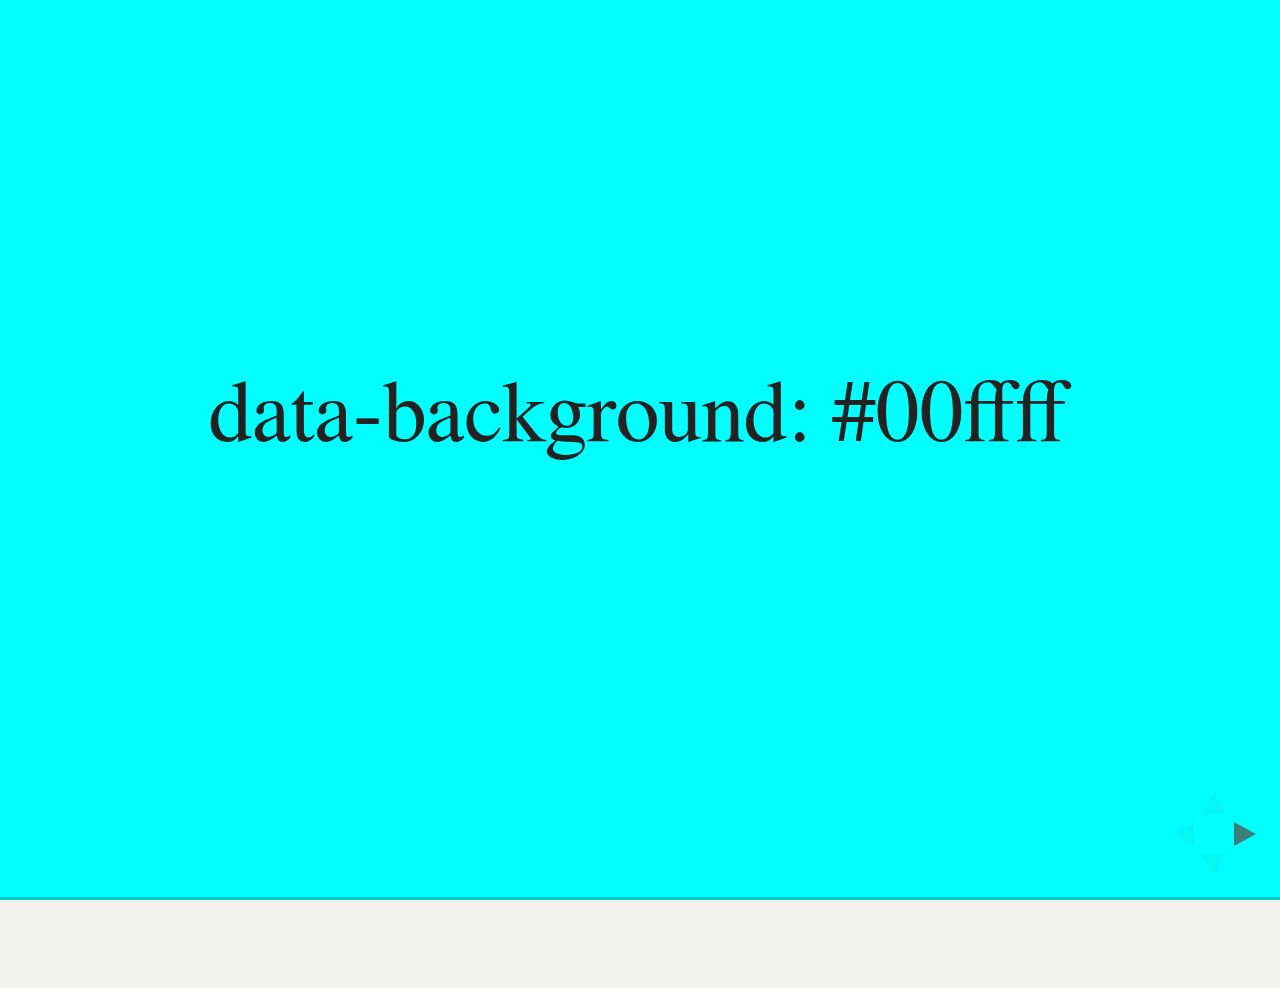
<file: test/examples/slide-backgrounds.html>
<!doctype html>
<html lang="en">

	<head>
		<meta charset="utf-8">

		<title>reveal.js - Slide Backgrounds</title>

		<meta name="viewport" content="width=device-width, initial-scale=1.0, maximum-scale=1.0, user-scalable=no">

		<link rel="stylesheet" href="../../css/reveal.css">
		<link rel="stylesheet" href="../../css/theme/serif.css" id="theme">
		<style type="text/css" media="screen">
			.slides section.has-dark-background,
			.slides section.has-dark-background h2 {
				color: #fff;
			}
			.slides section.has-light-background,
			.slides section.has-light-background h2 {
				color: #222;
			}
		</style>
	</head>

	<body>

		<div class="reveal">

			<div class="slides">

				<section data-background="#00ffff">
					<h2>data-background: #00ffff</h2>
				</section>

				<section data-background="#bb00bb">
					<h2>data-background: #bb00bb</h2>
				</section>

				<section data-background-color="lightblue">
					<h2>data-background: lightblue</h2>
				</section>

				<section>
					<section data-background="#ff0000">
						<h2>data-background: #ff0000</h2>
					</section>
					<section data-background="rgba(0, 0, 0, 0.2)">
						<h2>data-background: rgba(0, 0, 0, 0.2)</h2>
					</section>
					<section data-background="salmon">
						<h2>data-background: salmon</h2>
					</section>
				</section>

				<section data-background="rgba(0, 100, 100, 0.2)">
					<section>
						<h2>Background applied to stack</h2>
					</section>
					<section>
						<h2>Background applied to stack</h2>
					</section>
					<section data-background="rgb(66, 66, 66)">
						<h2>Background applied to slide inside of stack</h2>
					</section>
				</section>

				<section data-background-transition="slide" data-background="assets/image1.png">
					<h2>Background image</h2>
				</section>

				<section>
					<section data-background-transition="slide" data-background="assets/image1.png">
						<h2>Background image</h2>
					</section>
					<section data-background-transition="slide" data-background="assets/image1.png">
						<h2>Background image</h2>
					</section>
				</section>

				<section data-background="assets/image2.png" data-background-size="100px" data-background-repeat="repeat" data-background-color="#111">
					<h2>Background image</h2>
					<pre>data-background-size="100px" data-background-repeat="repeat" data-background-color="#111"</pre>
				</section>

				<section data-background="#888888">
					<h2>Same background twice (1/2)</h2>
				</section>
				<section data-background="#888888">
					<h2>Same background twice (2/2)</h2>
				</section>

				<section data-background-video="https://s3.amazonaws.com/static.slid.es/site/homepage/v1/homepage-video-editor.mp4,https://s3.amazonaws.com/static.slid.es/site/homepage/v1/homepage-video-editor.webm">
					<h2>Video background</h2>
				</section>

				<section data-background-iframe="https://slides.com">
					<h2>Iframe background</h2>
				</section>

				<section>
					<section data-background="#417203">
						<h2>Same background twice vertical (1/2)</h2>
					</section>
					<section data-background="#417203">
						<h2>Same background twice vertical (2/2)</h2>
					</section>
				</section>

				<section data-background="#934f4d">
					<h2>Same background from horizontal to vertical (1/3)</h2>
				</section>
				<section>
					<section data-background="#934f4d">
						<h2>Same background from horizontal to vertical (2/3)</h2>
					</section>
					<section data-background="#934f4d">
						<h2>Same background from horizontal to vertical (3/3)</h2>
					</section>
				</section>

			</div>

		</div>

		<script src="../../lib/js/head.min.js"></script>
		<script src="../../js/reveal.js"></script>

		<script>

			// Full list of configuration options available here:
			// https://github.com/hakimel/reveal.js#configuration
			Reveal.initialize({
				center: true,
				// rtl: true,

				transition: 'linear',
				// transitionSpeed: 'slow',
				// backgroundTransition: 'slide'
			});

		</script>

	</body>
</html>
</file>
<file: css/theme/black.css>
@import url(../../lib/font/source-sans-pro/source-sans-pro.css);
/**
 * Black theme for reveal.js. This is the opposite of the 'white' theme.
 *
 * Copyright (C) 2015 Hakim El Hattab, http://hakim.se
 */
section.has-light-background, section.has-light-background h1, section.has-light-background h2, section.has-light-background h3, section.has-light-background h4, section.has-light-background h5, section.has-light-background h6 {
  color: #222; }

/*********************************************
 * GLOBAL STYLES
 *********************************************/
body {
  background: #222;
  background-color: #222; }

.reveal {
  font-family: 'Source Sans Pro', Helvetica, sans-serif;
  font-size: 38px;
  font-weight: normal;
  color: #fff; }

::selection {
  color: #fff;
  background: #bee4fd;
  text-shadow: none; }

.reveal .slides > section, .reveal .slides > section > section {
  line-height: 1.3;
  font-weight: inherit; }

/*********************************************
 * HEADERS
 *********************************************/
.reveal h1, .reveal h2, .reveal h3, .reveal h4, .reveal h5, .reveal h6 {
  margin: 0 0 20px 0;
  color: #fff;
  font-family: 'Source Sans Pro', Helvetica, sans-serif;
  font-weight: 600;
  line-height: 1.2;
  letter-spacing: normal;
  text-transform: uppercase;
  text-shadow: none;
  word-wrap: break-word; }

.reveal h1 {
  font-size: 2.5em; }

.reveal h2 {
  font-size: 1.6em; }

.reveal h3 {
  font-size: 1.3em; }

.reveal h4 {
  font-size: 1em; }

.reveal h1 {
  text-shadow: none; }

/*********************************************
 * OTHER
 *********************************************/
.reveal p {
  margin: 20px 0;
  line-height: 1.3; }

/* Ensure certain elements are never larger than the slide itself */
.reveal img, .reveal video, .reveal iframe {
  max-width: 95%;
  max-height: 95%; }

.reveal strong, .reveal b {
  font-weight: bold; }

.reveal em {
  font-style: italic; }

.reveal ol, .reveal dl, .reveal ul {
  display: inline-block;
  text-align: left;
  margin: 0 0 0 1em; }

.reveal ol {
  list-style-type: decimal; }

.reveal ul {
  list-style-type: disc; }

.reveal ul ul {
  list-style-type: square; }

.reveal ul ul ul {
  list-style-type: circle; }

.reveal ul ul, .reveal ul ol, .reveal ol ol, .reveal ol ul {
  display: block;
  margin-left: 40px; }

.reveal dt {
  font-weight: bold; }

.reveal dd {
  margin-left: 40px; }

.reveal q, .reveal blockquote {
  quotes: none; }

.reveal blockquote {
  display: block;
  position: relative;
  width: 70%;
  margin: 20px auto;
  padding: 5px;
  font-style: italic;
  background: rgba(255, 255, 255, 0.05);
  box-shadow: 0px 0px 2px rgba(0, 0, 0, 0.2); }

.reveal blockquote p:first-child, .reveal blockquote p:last-child {
  display: inline-block; }

.reveal q {
  font-style: italic; }

.reveal pre {
  display: block;
  position: relative;
  width: 90%;
  margin: 20px auto;
  text-align: left;
  font-size: 0.55em;
  font-family: monospace;
  line-height: 1.2em;
  word-wrap: break-word;
  box-shadow: 0px 0px 6px rgba(0, 0, 0, 0.3); }

.reveal code {
  font-family: monospace; }

.reveal pre code {
  display: block;
  padding: 5px;
  overflow: auto;
  max-height: 400px;
  word-wrap: normal;
  background: #3F3F3F;
  color: #DCDCDC; }

.reveal table {
  margin: auto;
  border-collapse: collapse;
  border-spacing: 0; }

.reveal table th {
  font-weight: bold; }

.reveal table th, .reveal table td {
  text-align: left;
  padding: 0.2em 0.5em 0.2em 0.5em;
  border-bottom: 1px solid; }

.reveal table tr:last-child td {
  border-bottom: none; }

.reveal sup {
  vertical-align: super; }

.reveal sub {
  vertical-align: sub; }

.reveal small {
  display: inline-block;
  font-size: 0.6em;
  line-height: 1.2em;
  vertical-align: top; }

.reveal small * {
  vertical-align: top; }

/*********************************************
 * LINKS
 *********************************************/
.reveal a {
  color: #42affa;
  text-decoration: none;
  -webkit-transition: color 0.15s ease;
  -moz-transition: color 0.15s ease;
  transition: color 0.15s ease; }

.reveal a:hover {
  color: #8dcffc;
  text-shadow: none;
  border: none; }

.reveal .roll span:after {
  color: #fff;
  background: #068ee9; }

/*********************************************
 * IMAGES
 *********************************************/
.reveal section img {
  margin: 15px 0px;
  background: rgba(255, 255, 255, 0.12);
  border: 4px solid #fff;
  box-shadow: 0 0 10px rgba(0, 0, 0, 0.15); }

.reveal a img {
  -webkit-transition: all 0.15s linear;
  -moz-transition: all 0.15s linear;
  transition: all 0.15s linear; }

.reveal a:hover img {
  background: rgba(255, 255, 255, 0.2);
  border-color: #42affa;
  box-shadow: 0 0 20px rgba(0, 0, 0, 0.55); }

/*********************************************
 * NAVIGATION CONTROLS
 *********************************************/
.reveal .controls div.navigate-left, .reveal .controls div.navigate-left.enabled {
  border-right-color: #42affa; }

.reveal .controls div.navigate-right, .reveal .controls div.navigate-right.enabled {
  border-left-color: #42affa; }

.reveal .controls div.navigate-up, .reveal .controls div.navigate-up.enabled {
  border-bottom-color: #42affa; }

.reveal .controls div.navigate-down, .reveal .controls div.navigate-down.enabled {
  border-top-color: #42affa; }

.reveal .controls div.navigate-left.enabled:hover {
  border-right-color: #8dcffc; }

.reveal .controls div.navigate-right.enabled:hover {
  border-left-color: #8dcffc; }

.reveal .controls div.navigate-up.enabled:hover {
  border-bottom-color: #8dcffc; }

.reveal .controls div.navigate-down.enabled:hover {
  border-top-color: #8dcffc; }

/*********************************************
 * PROGRESS BAR
 *********************************************/
.reveal .progress {
  background: rgba(0, 0, 0, 0.2); }

.reveal .progress span {
  background: #42affa;
  -webkit-transition: width 800ms cubic-bezier(0.26, 0.86, 0.44, 0.985);
  -moz-transition: width 800ms cubic-bezier(0.26, 0.86, 0.44, 0.985);
  transition: width 800ms cubic-bezier(0.26, 0.86, 0.44, 0.985); }

/*********************************************
 * SLIDE NUMBER
 *********************************************/
.reveal .slide-number {
  color: #42affa; }
</file>
<file: lib/css/zenburn.css>
/*

Zenburn style from voldmar.ru (c) Vladimir Epifanov <voldmar@voldmar.ru>
based on dark.css by Ivan Sagalaev

*/

.hljs {
  display: block; padding: 0.5em;
  background: #3F3F3F;
  color: #DCDCDC;
}

.hljs-keyword,
.hljs-tag,
.css .hljs-class,
.css .hljs-id,
.lisp .hljs-title,
.nginx .hljs-title,
.hljs-request,
.hljs-status,
.clojure .hljs-attribute {
  color: #E3CEAB;
}

.django .hljs-template_tag,
.django .hljs-variable,
.django .hljs-filter .hljs-argument {
  color: #DCDCDC;
}

.hljs-number,
.hljs-date {
  color: #8CD0D3;
}

.dos .hljs-envvar,
.dos .hljs-stream,
.hljs-variable,
.apache .hljs-sqbracket {
  color: #EFDCBC;
}

.dos .hljs-flow,
.diff .hljs-change,
.python .exception,
.python .hljs-built_in,
.hljs-literal,
.tex .hljs-special {
  color: #EFEFAF;
}

.diff .hljs-chunk,
.hljs-subst {
  color: #8F8F8F;
}

.dos .hljs-keyword,
.python .hljs-decorator,
.hljs-title,
.haskell .hljs-type,
.diff .hljs-header,
.ruby .hljs-class .hljs-parent,
.apache .hljs-tag,
.nginx .hljs-built_in,
.tex .hljs-command,
.hljs-prompt {
    color: #efef8f;
}

.dos .hljs-winutils,
.ruby .hljs-symbol,
.ruby .hljs-symbol .hljs-string,
.ruby .hljs-string {
  color: #DCA3A3;
}

.diff .hljs-deletion,
.hljs-string,
.hljs-tag .hljs-value,
.hljs-preprocessor,
.hljs-pragma,
.hljs-built_in,
.sql .hljs-aggregate,
.hljs-javadoc,
.smalltalk .hljs-class,
.smalltalk .hljs-localvars,
.smalltalk .hljs-array,
.css .hljs-rules .hljs-value,
.hljs-attr_selector,
.hljs-pseudo,
.apache .hljs-cbracket,
.tex .hljs-formula,
.coffeescript .hljs-attribute {
  color: #CC9393;
}

.hljs-shebang,
.diff .hljs-addition,
.hljs-comment,
.java .hljs-annotation,
.hljs-template_comment,
.hljs-pi,
.hljs-doctype {
  color: #7F9F7F;
}

.coffeescript .javascript,
.javascript .xml,
.tex .hljs-formula,
.xml .javascript,
.xml .vbscript,
.xml .css,
.xml .hljs-cdata {
  opacity: 0.5;
}
</file>
<file: css/theme/night.css>
@import url(https://fonts.googleapis.com/css?family=Montserrat:700);
@import url(https://fonts.googleapis.com/css?family=Open+Sans:400,700,400italic,700italic);
/**
 * Black theme for reveal.js.
 *
 * Copyright (C) 2011-2012 Hakim El Hattab, http://hakim.se
 */
/*********************************************
 * GLOBAL STYLES
 *********************************************/
body {
  background: #111;
  background-color: #111; }

.reveal {
  font-family: 'Open Sans', sans-serif;
  font-size: 30px;
  font-weight: normal;
  color: #eee; }

::selection {
  color: #fff;
  background: #e7ad52;
  text-shadow: none; }

.reveal .slides > section, .reveal .slides > section > section {
  line-height: 1.3;
  font-weight: inherit; }

/*********************************************
 * HEADERS
 *********************************************/
.reveal h1, .reveal h2, .reveal h3, .reveal h4, .reveal h5, .reveal h6 {
  margin: 0 0 20px 0;
  color: #eee;
  font-family: 'Montserrat', Impact, sans-serif;
  font-weight: normal;
  line-height: 1.2;
  letter-spacing: -0.03em;
  text-transform: none;
  text-shadow: none;
  word-wrap: break-word; }

.reveal h1 {
  font-size: 3.77em; }

.reveal h2 {
  font-size: 2.11em; }

.reveal h3 {
  font-size: 1.55em; }

.reveal h4 {
  font-size: 1em; }

.reveal h1 {
  text-shadow: none; }

/*********************************************
 * OTHER
 *********************************************/
.reveal p {
  margin: 20px 0;
  line-height: 1.3; }

/* Ensure certain elements are never larger than the slide itself */
.reveal img, .reveal video, .reveal iframe {
  max-width: 95%;
  max-height: 95%; }

.reveal strong, .reveal b {
  font-weight: bold; }

.reveal em {
  font-style: italic; }

.reveal ol, .reveal dl, .reveal ul {
  display: inline-block;
  text-align: left;
  margin: 0 0 0 1em; }

.reveal ol {
  list-style-type: decimal; }

.reveal ul {
  list-style-type: disc; }

.reveal ul ul {
  list-style-type: square; }

.reveal ul ul ul {
  list-style-type: circle; }

.reveal ul ul, .reveal ul ol, .reveal ol ol, .reveal ol ul {
  display: block;
  margin-left: 40px; }

.reveal dt {
  font-weight: bold; }

.reveal dd {
  margin-left: 40px; }

.reveal q, .reveal blockquote {
  quotes: none; }

.reveal blockquote {
  display: block;
  position: relative;
  width: 70%;
  margin: 20px auto;
  padding: 5px;
  font-style: italic;
  background: rgba(255, 255, 255, 0.05);
  box-shadow: 0px 0px 2px rgba(0, 0, 0, 0.2); }

.reveal blockquote p:first-child, .reveal blockquote p:last-child {
  display: inline-block; }

.reveal q {
  font-style: italic; }

.reveal pre {
  display: block;
  position: relative;
  width: 90%;
  margin: 20px auto;
  text-align: left;
  font-size: 0.55em;
  font-family: monospace;
  line-height: 1.2em;
  word-wrap: break-word;
  box-shadow: 0px 0px 6px rgba(0, 0, 0, 0.3); }

.reveal code {
  font-family: monospace; }

.reveal pre code {
  display: block;
  padding: 5px;
  overflow: auto;
  max-height: 400px;
  word-wrap: normal;
  background: #3F3F3F;
  color: #DCDCDC; }

.reveal table {
  margin: auto;
  border-collapse: collapse;
  border-spacing: 0; }

.reveal table th {
  font-weight: bold; }

.reveal table th, .reveal table td {
  text-align: left;
  padding: 0.2em 0.5em 0.2em 0.5em;
  border-bottom: 1px solid; }

.reveal table tr:last-child td {
  border-bottom: none; }

.reveal sup {
  vertical-align: super; }

.reveal sub {
  vertical-align: sub; }

.reveal small {
  display: inline-block;
  font-size: 0.6em;
  line-height: 1.2em;
  vertical-align: top; }

.reveal small * {
  vertical-align: top; }

/*********************************************
 * LINKS
 *********************************************/
.reveal a {
  color: #e7ad52;
  text-decoration: none;
  -webkit-transition: color 0.15s ease;
  -moz-transition: color 0.15s ease;
  transition: color 0.15s ease; }

.reveal a:hover {
  color: #f3d7ac;
  text-shadow: none;
  border: none; }

.reveal .roll span:after {
  color: #fff;
  background: #d0881d; }

/*********************************************
 * IMAGES
 *********************************************/
.reveal section img {
  margin: 15px 0px;
  background: rgba(255, 255, 255, 0.12);
  border: 4px solid #eee;
  box-shadow: 0 0 10px rgba(0, 0, 0, 0.15); }

.reveal a img {
  -webkit-transition: all 0.15s linear;
  -moz-transition: all 0.15s linear;
  transition: all 0.15s linear; }

.reveal a:hover img {
  background: rgba(255, 255, 255, 0.2);
  border-color: #e7ad52;
  box-shadow: 0 0 20px rgba(0, 0, 0, 0.55); }

/*********************************************
 * NAVIGATION CONTROLS
 *********************************************/
.reveal .controls div.navigate-left, .reveal .controls div.navigate-left.enabled {
  border-right-color: #e7ad52; }

.reveal .controls div.navigate-right, .reveal .controls div.navigate-right.enabled {
  border-left-color: #e7ad52; }

.reveal .controls div.navigate-up, .reveal .controls div.navigate-up.enabled {
  border-bottom-color: #e7ad52; }

.reveal .controls div.navigate-down, .reveal .controls div.navigate-down.enabled {
  border-top-color: #e7ad52; }

.reveal .controls div.navigate-left.enabled:hover {
  border-right-color: #f3d7ac; }

.reveal .controls div.navigate-right.enabled:hover {
  border-left-color: #f3d7ac; }

.reveal .controls div.navigate-up.enabled:hover {
  border-bottom-color: #f3d7ac; }

.reveal .controls div.navigate-down.enabled:hover {
  border-top-color: #f3d7ac; }

/*********************************************
 * PROGRESS BAR
 *********************************************/
.reveal .progress {
  background: rgba(0, 0, 0, 0.2); }

.reveal .progress span {
  background: #e7ad52;
  -webkit-transition: width 800ms cubic-bezier(0.26, 0.86, 0.44, 0.985);
  -moz-transition: width 800ms cubic-bezier(0.26, 0.86, 0.44, 0.985);
  transition: width 800ms cubic-bezier(0.26, 0.86, 0.44, 0.985); }

/*********************************************
 * SLIDE NUMBER
 *********************************************/
.reveal .slide-number {
  color: #e7ad52; }
</file>
<file: css/theme/serif.css>
/**
 * A simple theme for reveal.js presentations, similar
 * to the default theme. The accent color is brown.
 *
 * This theme is Copyright (C) 2012-2013 Owen Versteeg, http://owenversteeg.com - it is MIT licensed.
 */
.reveal a {
  line-height: 1.3em; }

/*********************************************
 * GLOBAL STYLES
 *********************************************/
body {
  background: #F0F1EB;
  background-color: #F0F1EB; }

.reveal {
  font-family: 'Palatino Linotype', 'Book Antiqua', Palatino, FreeSerif, serif;
  font-size: 36px;
  font-weight: normal;
  color: #000; }

::selection {
  color: #fff;
  background: #26351C;
  text-shadow: none; }

.reveal .slides > section, .reveal .slides > section > section {
  line-height: 1.3;
  font-weight: inherit; }

/*********************************************
 * HEADERS
 *********************************************/
.reveal h1, .reveal h2, .reveal h3, .reveal h4, .reveal h5, .reveal h6 {
  margin: 0 0 20px 0;
  color: #383D3D;
  font-family: 'Palatino Linotype', 'Book Antiqua', Palatino, FreeSerif, serif;
  font-weight: normal;
  line-height: 1.2;
  letter-spacing: normal;
  text-transform: none;
  text-shadow: none;
  word-wrap: break-word; }

.reveal h1 {
  font-size: 3.77em; }

.reveal h2 {
  font-size: 2.11em; }

.reveal h3 {
  font-size: 1.55em; }

.reveal h4 {
  font-size: 1em; }

.reveal h1 {
  text-shadow: none; }

/*********************************************
 * OTHER
 *********************************************/
.reveal p {
  margin: 20px 0;
  line-height: 1.3; }

/* Ensure certain elements are never larger than the slide itself */
.reveal img, .reveal video, .reveal iframe {
  max-width: 95%;
  max-height: 95%; }

.reveal strong, .reveal b {
  font-weight: bold; }

.reveal em {
  font-style: italic; }

.reveal ol, .reveal dl, .reveal ul {
  display: inline-block;
  text-align: left;
  margin: 0 0 0 1em; }

.reveal ol {
  list-style-type: decimal; }

.reveal ul {
  list-style-type: disc; }

.reveal ul ul {
  list-style-type: square; }

.reveal ul ul ul {
  list-style-type: circle; }

.reveal ul ul, .reveal ul ol, .reveal ol ol, .reveal ol ul {
  display: block;
  margin-left: 40px; }

.reveal dt {
  font-weight: bold; }

.reveal dd {
  margin-left: 40px; }

.reveal q, .reveal blockquote {
  quotes: none; }

.reveal blockquote {
  display: block;
  position: relative;
  width: 70%;
  margin: 20px auto;
  padding: 5px;
  font-style: italic;
  background: rgba(255, 255, 255, 0.05);
  box-shadow: 0px 0px 2px rgba(0, 0, 0, 0.2); }

.reveal blockquote p:first-child, .reveal blockquote p:last-child {
  display: inline-block; }

.reveal q {
  font-style: italic; }

.reveal pre {
  display: block;
  position: relative;
  width: 90%;
  margin: 20px auto;
  text-align: left;
  font-size: 0.55em;
  font-family: monospace;
  line-height: 1.2em;
  word-wrap: break-word;
  box-shadow: 0px 0px 6px rgba(0, 0, 0, 0.3); }

.reveal code {
  font-family: monospace; }

.reveal pre code {
  display: block;
  padding: 5px;
  overflow: auto;
  max-height: 400px;
  word-wrap: normal;
  background: #3F3F3F;
  color: #DCDCDC; }

.reveal table {
  margin: auto;
  border-collapse: collapse;
  border-spacing: 0; }

.reveal table th {
  font-weight: bold; }

.reveal table th, .reveal table td {
  text-align: left;
  padding: 0.2em 0.5em 0.2em 0.5em;
  border-bottom: 1px solid; }

.reveal table tr:last-child td {
  border-bottom: none; }

.reveal sup {
  vertical-align: super; }

.reveal sub {
  vertical-align: sub; }

.reveal small {
  display: inline-block;
  font-size: 0.6em;
  line-height: 1.2em;
  vertical-align: top; }

.reveal small * {
  vertical-align: top; }

/*********************************************
 * LINKS
 *********************************************/
.reveal a {
  color: #51483D;
  text-decoration: none;
  -webkit-transition: color 0.15s ease;
  -moz-transition: color 0.15s ease;
  transition: color 0.15s ease; }

.reveal a:hover {
  color: #8b7b69;
  text-shadow: none;
  border: none; }

.reveal .roll span:after {
  color: #fff;
  background: #25211c; }

/*********************************************
 * IMAGES
 *********************************************/
.reveal section img {
  margin: 15px 0px;
  background: rgba(255, 255, 255, 0.12);
  border: 4px solid #000;
  box-shadow: 0 0 10px rgba(0, 0, 0, 0.15); }

.reveal a img {
  -webkit-transition: all 0.15s linear;
  -moz-transition: all 0.15s linear;
  transition: all 0.15s linear; }

.reveal a:hover img {
  background: rgba(255, 255, 255, 0.2);
  border-color: #51483D;
  box-shadow: 0 0 20px rgba(0, 0, 0, 0.55); }

/*********************************************
 * NAVIGATION CONTROLS
 *********************************************/
.reveal .controls div.navigate-left, .reveal .controls div.navigate-left.enabled {
  border-right-color: #51483D; }

.reveal .controls div.navigate-right, .reveal .controls div.navigate-right.enabled {
  border-left-color: #51483D; }

.reveal .controls div.navigate-up, .reveal .controls div.navigate-up.enabled {
  border-bottom-color: #51483D; }

.reveal .controls div.navigate-down, .reveal .controls div.navigate-down.enabled {
  border-top-color: #51483D; }

.reveal .controls div.navigate-left.enabled:hover {
  border-right-color: #8b7b69; }

.reveal .controls div.navigate-right.enabled:hover {
  border-left-color: #8b7b69; }

.reveal .controls div.navigate-up.enabled:hover {
  border-bottom-color: #8b7b69; }

.reveal .controls div.navigate-down.enabled:hover {
  border-top-color: #8b7b69; }

/*********************************************
 * PROGRESS BAR
 *********************************************/
.reveal .progress {
  background: rgba(0, 0, 0, 0.2); }

.reveal .progress span {
  background: #51483D;
  -webkit-transition: width 800ms cubic-bezier(0.26, 0.86, 0.44, 0.985);
  -moz-transition: width 800ms cubic-bezier(0.26, 0.86, 0.44, 0.985);
  transition: width 800ms cubic-bezier(0.26, 0.86, 0.44, 0.985); }

/*********************************************
 * SLIDE NUMBER
 *********************************************/
.reveal .slide-number {
  color: #51483D; }
</file>
<file: thermostat-after/css/stylesheet.css>
@import url('normalize.css');

* {
  padding: 0;
  margin: 0;
  -webkit-box-sizing: border-box;
   -moz-box-sizing: border-box;
        box-sizing: border-box;
}

html {
  height: 100%;
}

body {
  height: 100%;
  font-family: helvetica-bold;
}

button {
  border: none;
  background: none;
  font-size: 2.7em;
  padding: .1em;
}

.left-col {
  width: 60%;
  float: left;
}

.right-col {
  width: 37%;
  height: 100%;
  float: left;
  background-color: black;
  margin-left: 3%;
}

.rotated-text {
  height: 90%;
  margin-left: -1.15em;
}

.display {
  text-align: right;
  height: 40%;
  margin-top: 10%;
}

#temperature {
  font-size: 15em;
  margin-bottom: 1em;
  color: #f1c40f;
}

.temperature-buttons {
  margin-bottom: 1em;
}

.power-saving-mode {
  background-color: #f1c40f;
  line-height: 1em;
  margin-bottom: 1em;
}

#psm-label {
  font-size: 2em;
  padding-left: 1em;
  background-color: white;
}

#sml-screen-degrees {
  display: none;
}

@media screen and (max-width: 600px) {
  .right-col {
    display: none;
  }

  .left-col {
    width: 100%;
  }

  .display {
    margin-top: 3em;
    text-align: center;
  }

  #psm-label {
    padding-left: 0.5em;
    padding-right: 0.5em;
  }

  #sml-screen-degrees {
    display: block;
    background-color: black;
    color: white;
    line-height: 2em;
    font-size: 2em;
  }

}
</file>
<file: thermostat-before/css/stylesheet.css>
@import url('normalize.css');

* {
  padding: 0;
  margin: 0;
  -webkit-box-sizing: border-box;
     -moz-box-sizing: border-box;
          box-sizing: border-box;
}

html {
  height: 100%;
}

body {
  height: 100%;
  font-family: helvetica-bold;
}

button {
  border: none;
  background: none;
  font-size: 2.7em;
  padding: .1em;
}

.left-col {
  width: 60%;
  float: left;
}

.right-col {
  width: 37%;
  height: 100%;
  float: left;
  background-color: black;
  margin-left: 3%;
}

.rotated-text {
  height: 90%;
  margin-left: -1.15em;
}

.display {
  text-align: right;
  height: 40%;
  padding-top: 10%;
}

#temperature {
  font-size: 15em;
  margin-bottom: 1em;
  color: #f1c40f;
}

.temperature-buttons {
  margin-bottom: 1em;
}

.power-saving-mode {
  background-color: #f1c40f;
  line-height: 1em;
  margin-bottom: 1em;
}

#psm-label {
  font-size: 2em;
  padding-left: 1em;
  background-color: white;
}

#sml-screen-degrees {
  display: none;
}
</file>
<file: test/qunit-1.12.0.css>
/**
 * QUnit v1.12.0 - A JavaScript Unit Testing Framework
 *
 * http://qunitjs.com
 *
 * Copyright 2012 jQuery Foundation and other contributors
 * Released under the MIT license.
 * http://jquery.org/license
 */

/** Font Family and Sizes */

#qunit-tests, #qunit-header, #qunit-banner, #qunit-testrunner-toolbar, #qunit-userAgent, #qunit-testresult {
	font-family: "Helvetica Neue Light", "HelveticaNeue-Light", "Helvetica Neue", Calibri, Helvetica, Arial, sans-serif;
}

#qunit-testrunner-toolbar, #qunit-userAgent, #qunit-testresult, #qunit-tests li { font-size: small; }
#qunit-tests { font-size: smaller; }


/** Resets */

#qunit-tests, #qunit-header, #qunit-banner, #qunit-userAgent, #qunit-testresult, #qunit-modulefilter {
	margin: 0;
	padding: 0;
}


/** Header */

#qunit-header {
	padding: 0.5em 0 0.5em 1em;

	color: #8699a4;
	background-color: #0d3349;

	font-size: 1.5em;
	line-height: 1em;
	font-weight: normal;

	border-radius: 5px 5px 0 0;
	-moz-border-radius: 5px 5px 0 0;
	-webkit-border-top-right-radius: 5px;
	-webkit-border-top-left-radius: 5px;
}

#qunit-header a {
	text-decoration: none;
	color: #c2ccd1;
}

#qunit-header a:hover,
#qunit-header a:focus {
	color: #fff;
}

#qunit-testrunner-toolbar label {
	display: inline-block;
	padding: 0 .5em 0 .1em;
}

#qunit-banner {
	height: 5px;
}

#qunit-testrunner-toolbar {
	padding: 0.5em 0 0.5em 2em;
	color: #5E740B;
	background-color: #eee;
	overflow: hidden;
}

#qunit-userAgent {
	padding: 0.5em 0 0.5em 2.5em;
	background-color: #2b81af;
	color: #fff;
	text-shadow: rgba(0, 0, 0, 0.5) 2px 2px 1px;
}

#qunit-modulefilter-container {
	float: right;
}

/** Tests: Pass/Fail */

#qunit-tests {
	list-style-position: inside;
}

#qunit-tests li {
	padding: 0.4em 0.5em 0.4em 2.5em;
	border-bottom: 1px solid #fff;
	list-style-position: inside;
}

#qunit-tests.hidepass li.pass, #qunit-tests.hidepass li.running  {
	display: none;
}

#qunit-tests li strong {
	cursor: pointer;
}

#qunit-tests li a {
	padding: 0.5em;
	color: #c2ccd1;
	text-decoration: none;
}
#qunit-tests li a:hover,
#qunit-tests li a:focus {
	color: #000;
}

#qunit-tests li .runtime {
	float: right;
	font-size: smaller;
}

.qunit-assert-list {
	margin-top: 0.5em;
	padding: 0.5em;

	background-color: #fff;

	border-radius: 5px;
	-moz-border-radius: 5px;
	-webkit-border-radius: 5px;
}

.qunit-collapsed {
	display: none;
}

#qunit-tests table {
	border-collapse: collapse;
	margin-top: .2em;
}

#qunit-tests th {
	text-align: right;
	vertical-align: top;
	padding: 0 .5em 0 0;
}

#qunit-tests td {
	vertical-align: top;
}

#qunit-tests pre {
	margin: 0;
	white-space: pre-wrap;
	word-wrap: break-word;
}

#qunit-tests del {
	background-color: #e0f2be;
	color: #374e0c;
	text-decoration: none;
}

#qunit-tests ins {
	background-color: #ffcaca;
	color: #500;
	text-decoration: none;
}

/*** Test Counts */

#qunit-tests b.counts                       { color: black; }
#qunit-tests b.passed                       { color: #5E740B; }
#qunit-tests b.failed                       { color: #710909; }

#qunit-tests li li {
	padding: 5px;
	background-color: #fff;
	border-bottom: none;
	list-style-position: inside;
}

/*** Passing Styles */

#qunit-tests li li.pass {
	color: #3c510c;
	background-color: #fff;
	border-left: 10px solid #C6E746;
}

#qunit-tests .pass                          { color: #528CE0; background-color: #D2E0E6; }
#qunit-tests .pass .test-name               { color: #366097; }

#qunit-tests .pass .test-actual,
#qunit-tests .pass .test-expected           { color: #999999; }

#qunit-banner.qunit-pass                    { background-color: #C6E746; }

/*** Failing Styles */

#qunit-tests li li.fail {
	color: #710909;
	background-color: #fff;
	border-left: 10px solid #EE5757;
	white-space: pre;
}

#qunit-tests > li:last-child {
	border-radius: 0 0 5px 5px;
	-moz-border-radius: 0 0 5px 5px;
	-webkit-border-bottom-right-radius: 5px;
	-webkit-border-bottom-left-radius: 5px;
}

#qunit-tests .fail                          { color: #000000; background-color: #EE5757; }
#qunit-tests .fail .test-name,
#qunit-tests .fail .module-name             { color: #000000; }

#qunit-tests .fail .test-actual             { color: #EE5757; }
#qunit-tests .fail .test-expected           { color: green;   }

#qunit-banner.qunit-fail                    { background-color: #EE5757; }


/** Result */

#qunit-testresult {
	padding: 0.5em 0.5em 0.5em 2.5em;

	color: #2b81af;
	background-color: #D2E0E6;

	border-bottom: 1px solid white;
}
#qunit-testresult .module-name {
	font-weight: bold;
}

/** Fixture */

#qunit-fixture {
	position: absolute;
	top: -10000px;
	left: -10000px;
	width: 1000px;
	height: 1000px;
}
</file>
